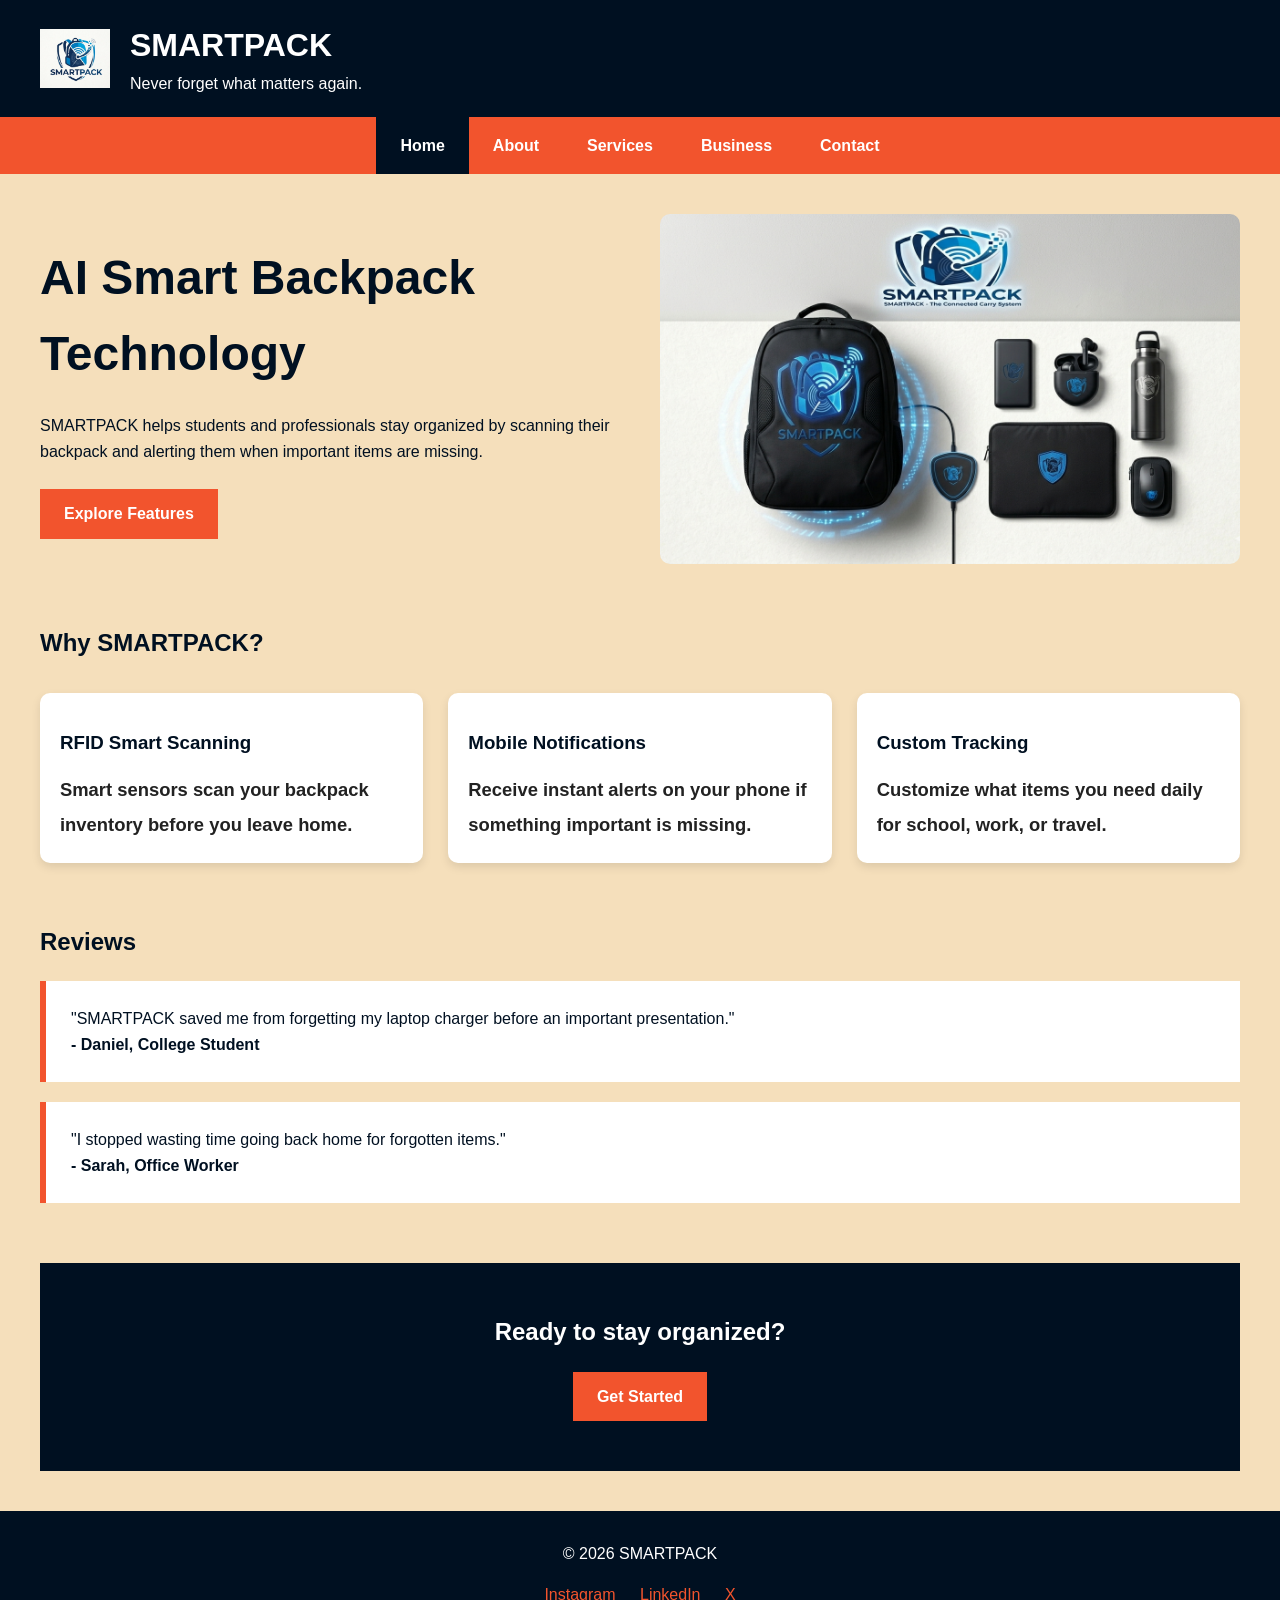
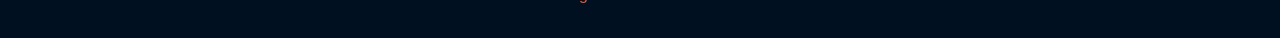
<file: index.html>
<!DOCTYPE html>
<html lang="en">
<head>
  <meta charset="UTF-8">
  <meta name="viewport" content="width=device-width, initial-scale=1.0">
  <title>SMARTPACK | Home</title>
  <link rel="stylesheet" href="style.css">
</head>
<body>

<header>
  <div class="logo-section">
    <img src="/pic/logo.png" alt="SMARTPACK Logo" class="logo">
    <div>
      <h1>SMARTPACK</h1>
      <p>Never forget what matters again.</p>
    </div>
  </div>
</header>

<nav>
  <a href="index.html" class="active">Home</a>
  <a href="about.html">About</a>
  <a href="services.html">Services</a>
  <a href="business.html">Business</a>
  <a href="contact.html">Contact</a>
</nav>

<main>

<section class="hero">
  <div class="hero-text">
    <h2>AI Smart Backpack Technology</h2>
    <p>
      SMARTPACK helps students and professionals stay organized by scanning
      their backpack and alerting them when important items are missing.
    </p>

    <a href="services.html" class="btn">Explore Features</a>
  </div>

  <div class="bagimg">
    <img src="/pic/Bag1.png" alt="SMARTPACK Image" class="bagimg">
  </div>

  </div>
</section>

<section class="features">
  <h2>Why SMARTPACK?</h2>

  <div class="card-container">

    <article class="card">
     
      <h3>RFID Smart Scanning</h3>
      <p>
        Smart sensors scan your backpack inventory before you leave home.
      </p>
    </article>

    <article class="card">
   
      <h3>Mobile Notifications</h3>
      <p>
        Receive instant alerts on your phone if something important is missing.
      </p>
    </article>

    <article class="card">
  
      <h3>Custom Tracking</h3>
      <p>
        Customize what items you need daily for school, work, or travel.
      </p>
    </article>

  </div>
</section>

<section class="testimonial-section">
  <h2>Reviews</h2>

  <div class="testimonial">
    <p>
      "SMARTPACK saved me from forgetting my laptop charger before an important presentation."
    </p>
    <h4>- Daniel, College Student</h4>
  </div>

  <div class="testimonial">
    <p>
      "I stopped wasting time going back home for forgotten items."
    </p>
    <h4>- Sarah, Office Worker</h4>
  </div>
</section>

<section class="cta-strip">
  <h2>Ready to stay organized?</h2>
  <a href="contact.html" class="btn">Get Started</a>
</section>

</main>

<footer>
  <p>© 2026 SMARTPACK</p>

  <div class="footer-links">
    <a href="#">Instagram</a>
    <a href="#">LinkedIn</a>
    <a href="#">X</a>
  </div>
</footer>

</body>
</html>
</file>
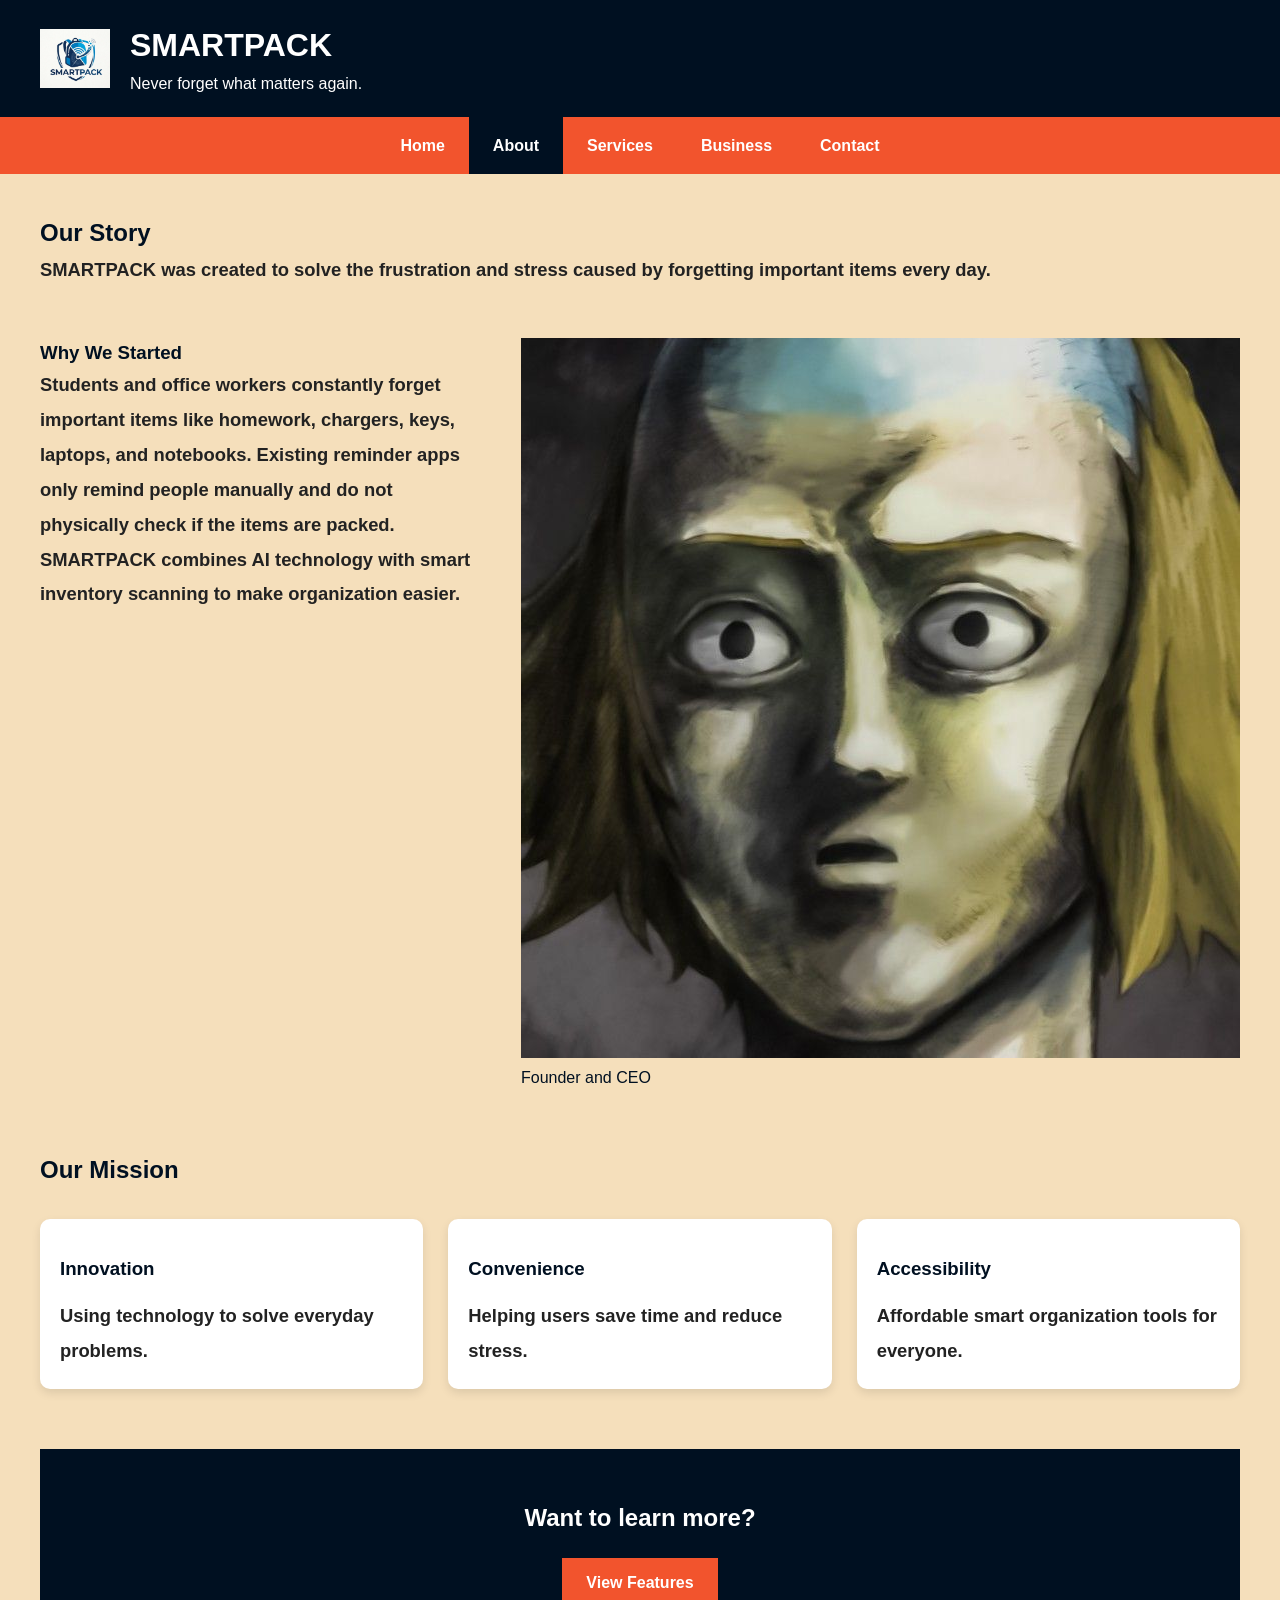
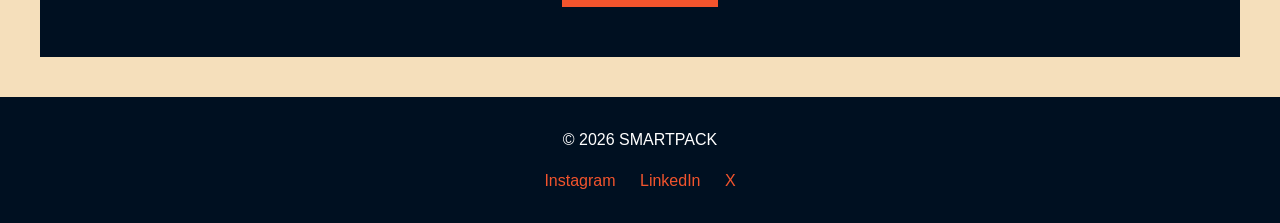
<file: about.html>
<!DOCTYPE html> 
<html>
    <head>
        <meta charset="utf-8">
        <meta http-equiv="X-UA-Compatible" content="IE=edge">
        <title>SMARTPACK | About</title>
        <meta name="description" content="">
        <meta name="viewport" content="width=device-width, initial-scale=1">
        <link rel="stylesheet" href="style.css">
    </head>
    <body>

<header>
  <div class="logo-section">
    <img src="pic/logo.png" alt="SMARTPACK Logo" class="logo">

    <div>
      <h1>SMARTPACK</h1>
      <p>Never forget what matters again.</p>
    </div>
  </div>
</header>

<nav>
  <a href="index.html">Home</a>
  <a href="about.html" class="active">About</a>
  <a href="services.html">Services</a>
  <a href="business.html">Business</a>
  <a href="contact.html">Contact</a>
</nav>

<main>

<section class="page-header">
  <h2>Our Story</h2>

  <p>
    SMARTPACK was created to solve the frustration and stress caused by forgetting important items every day.
  </p>
</section>

<section class="about-grid">

  <div>
    <h3>Why We Started</h3>

    <p>
      Students and office workers constantly forget important items like homework,
      chargers, keys, laptops, and notebooks. Existing reminder apps only remind
      people manually and do not physically check if the items are packed.
    </p>

    <p>
      SMARTPACK combines AI technology with smart inventory scanning to make organization easier.
    </p>
  </div>

   <div class="FounderPhoto">
 <img src="pic/🌠TerukiHanazawa.jpeg" alt="Founder Photo">
 <figcaption>Founder and CEO</figcaption>
</div>

</section>

<section class="values-section">

  <h2>Our Mission</h2>

  <div class="card-container">

    <article class="card">
      <h3>Innovation</h3>
      <p>Using technology to solve everyday problems.</p>
    </article>

    <article class="card">
      <h3>Convenience</h3>
      <p>Helping users save time and reduce stress.</p>
    </article>

    <article class="card">
      <h3>Accessibility</h3>
      <p>Affordable smart organization tools for everyone.</p>
    </article>

  </div>

</section>

<section class="cta-strip">
  <h2>Want to learn more?</h2>
  <a href="services.html" class="btn">View Features</a>
</section>

</main>

<footer>
  <p>© 2026 SMARTPACK</p>

  <div class="footer-links">
    <a href="#">Instagram</a>
    <a href="#">LinkedIn</a>
    <a href="#">X</a>
  </div>
</footer>

</body>
</html>
</file>
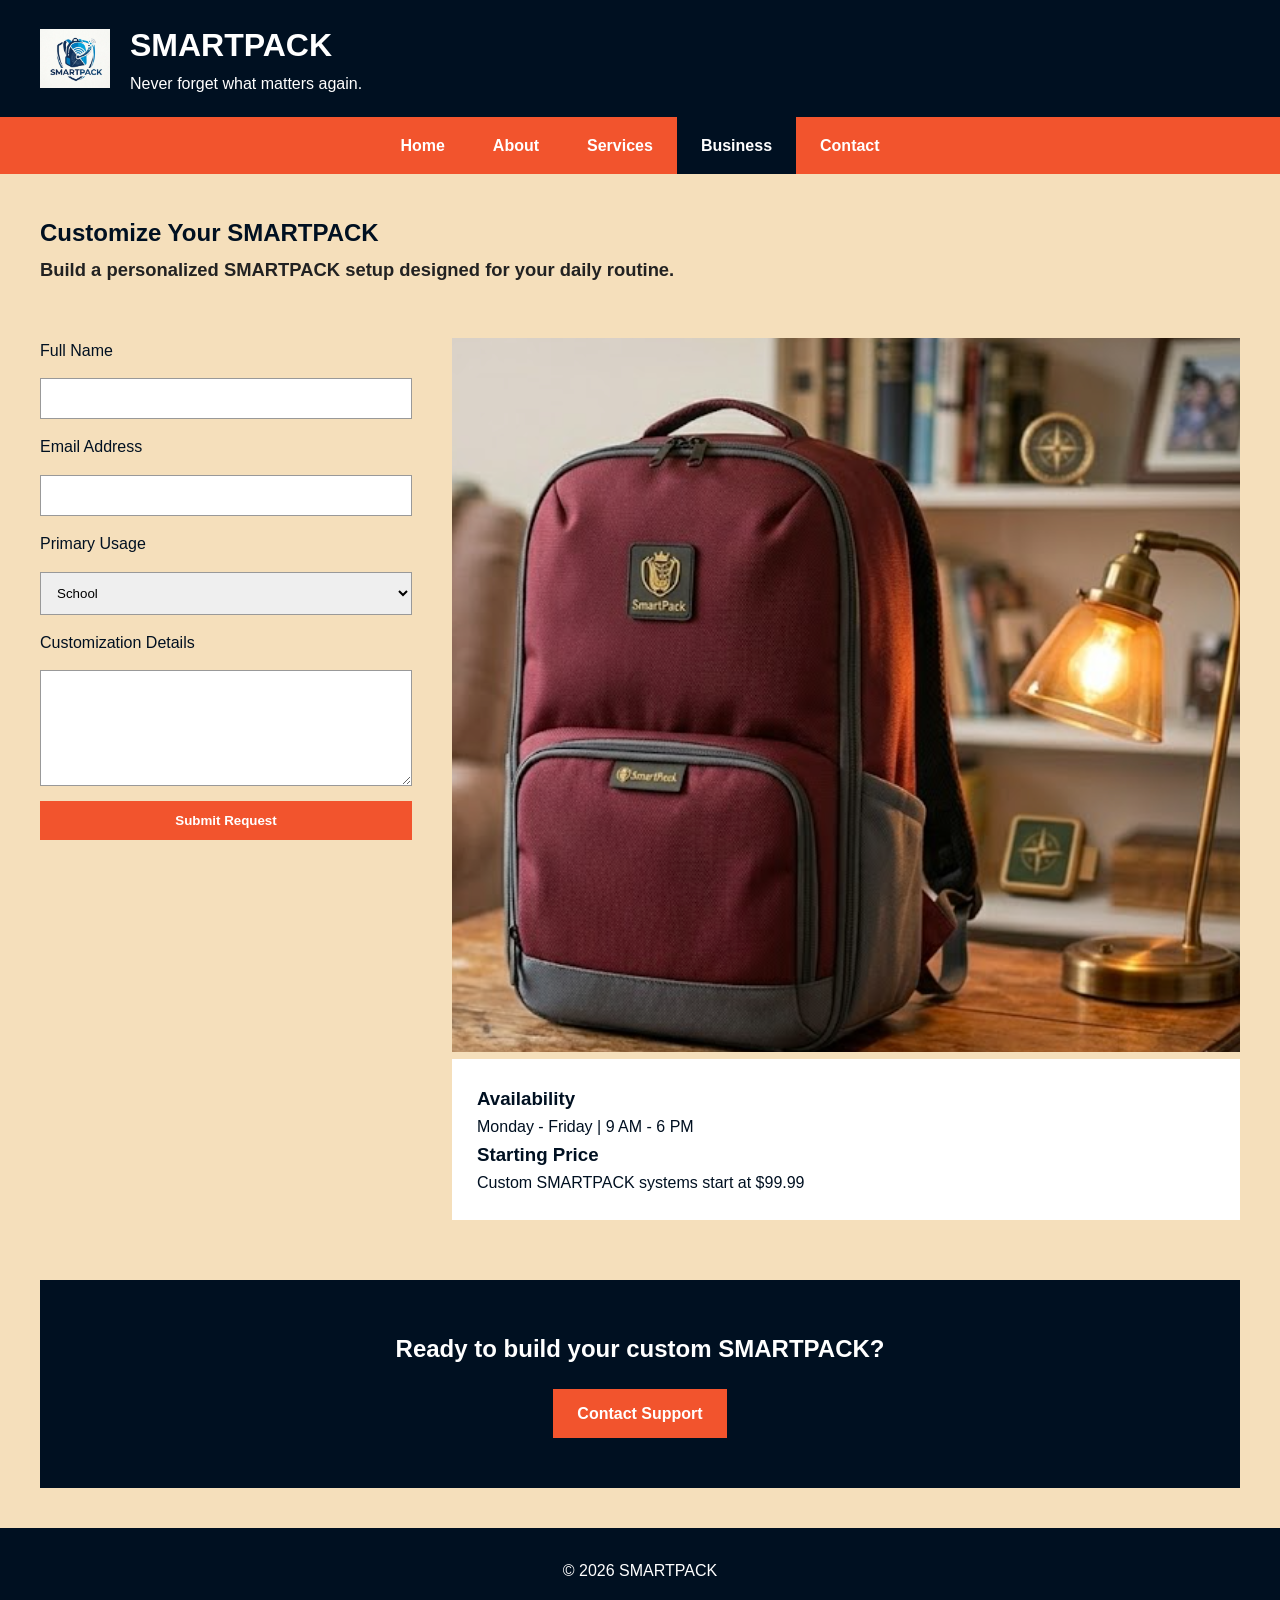
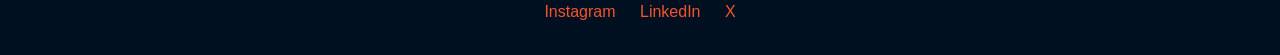
<file: business.html>
<!DOCTYPE html>
<html lang="en">
<head>
  <meta charset="UTF-8">
  <meta name="viewport" content="width=device-width, initial-scale=1.0">
  <title>SMARTPACK | Custom Orders</title>
  <link rel="stylesheet" href="style.css">
</head>
<body>

<header>
  <div class="logo-section">
    <img src="/pic/logo.png" alt="SMARTPACK Logo" class="logo">

    <div>
      <h1>SMARTPACK</h1>
      <p>Never forget what matters again.</p>
    </div>
  </div>
</header>

<nav>
  <a href="index.html">Home</a>
  <a href="about.html">About</a>
  <a href="services.html">Services</a>
  <a href="business.html" class="active">Business</a>
  <a href="contact.html">Contact</a>
</nav>

<main>

<section class="page-header">
  <h2>Customize Your SMARTPACK</h2>

  <p>
    Build a personalized SMARTPACK setup designed for your daily routine.
  </p>
</section>

<section class="business-grid">

  <div>

    <form>

      <label for="fullName">Full Name</label>
      <input type="text" id="fullName" required>

      <label for="email">Email Address</label>
      <input type="email" id="email" required>

      <label for="usage">Primary Usage</label>
      <select id="usage">
        <option>School</option>
        <option>Office Work</option>
        <option>Travel</option>
      </select>

      <label for="details">Customization Details</label>
      <textarea id="details" rows="6"></textarea>

      <button type="submit">Submit Request</button>

    </form>

  </div>

   <div>

    <img src="/pic/redbag.png" alt="SMARTPACK Showcase" class="hero-img">

    <section class="info-box">

      <h3>Availability</h3>
      <p>Monday - Friday | 9 AM - 6 PM</p>

      <h3>Starting Price</h3>
      <p>Custom SMARTPACK systems start at $99.99</p>

    </section>

  </div>
</section>

<section class="cta-strip">
  <h2>Ready to build your custom SMARTPACK?</h2>
  <a href="contact.html" class="btn">Contact Support</a>
</section>

</main>

<footer>
  <p>© 2026 SMARTPACK</p>

  <div class="footer-links">
    <a href="#">Instagram</a>
    <a href="#">LinkedIn</a>
    <a href="#">X</a>
  </div>
</footer>

</body>
</html>
</file>
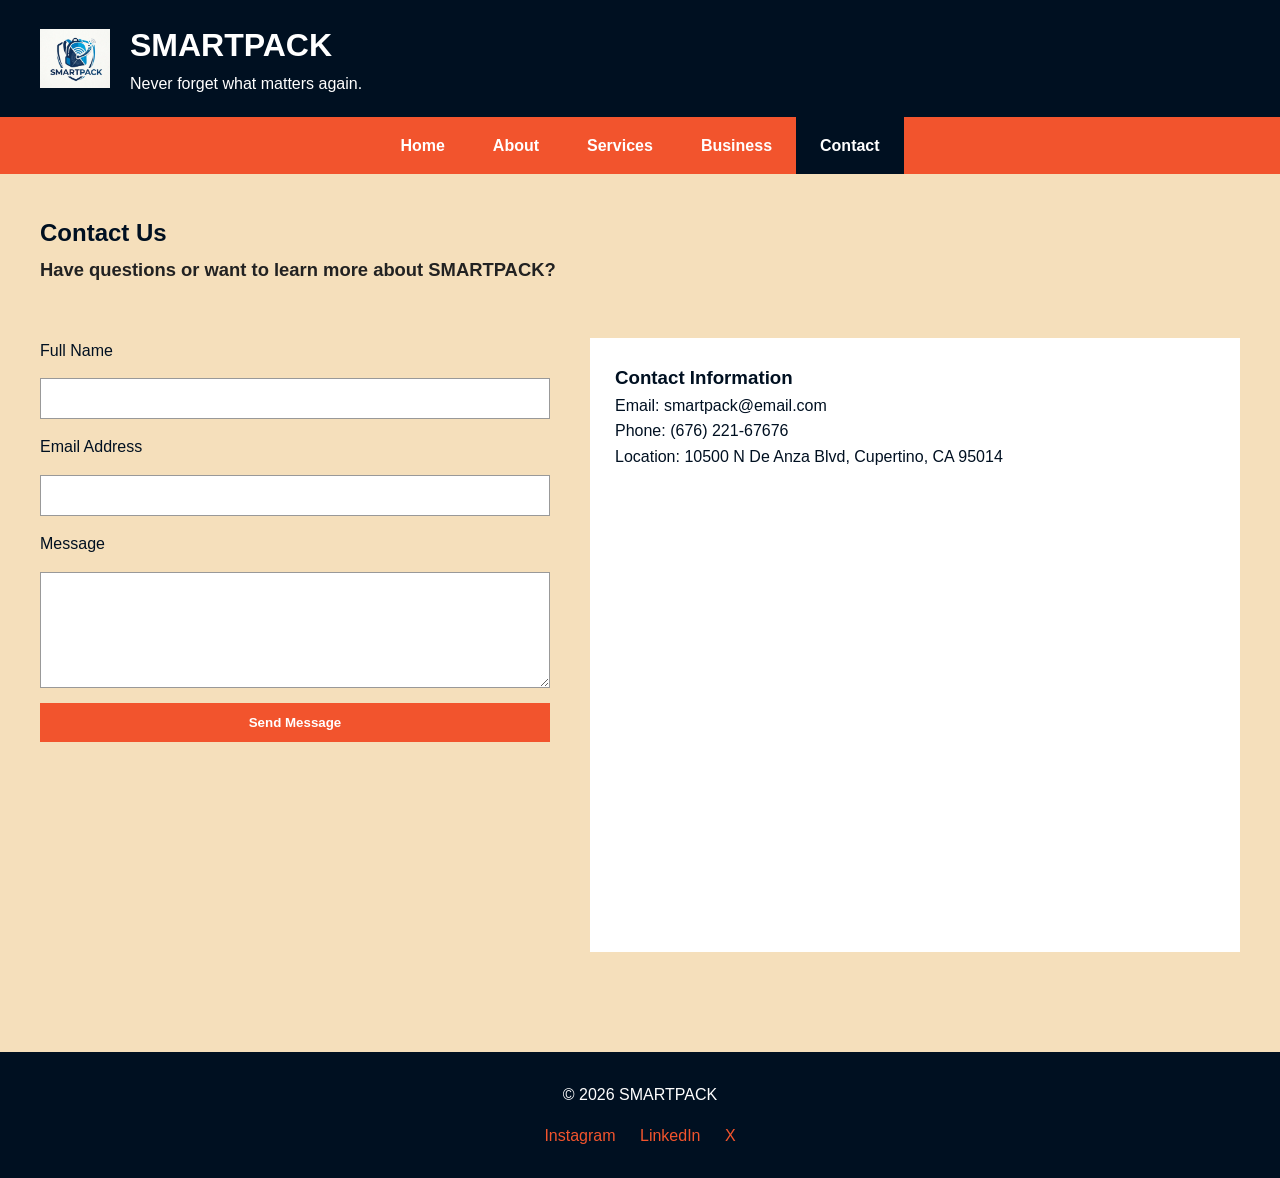
<file: contact.html>
<!DOCTYPE html>
<html lang="en">
<head>
  <meta charset="UTF-8">
  <meta name="viewport" content="width=device-width, initial-scale=1.0">
  <title>SMARTPACK | Contact</title>
  <link rel="stylesheet" href="style.css">
</head>
<body>

<header>
  <div class="logo-section">
    <img src="/pic/logo.png" alt="SMARTPACK Logo" class="logo">

    <div>
      <h1>SMARTPACK</h1>
      <p>Never forget what matters again.</p>
    </div>
  </div>
</header>

<nav>
  <a href="index.html">Home</a>
  <a href="about.html">About</a>
  <a href="services.html">Services</a>
  <a href="business.html">Business</a>
  <a href="contact.html" class="active">Contact</a>
</nav>

<main>

<section class="page-header">
  <h2>Contact Us</h2>

  <p>
    Have questions or want to learn more about SMARTPACK?
  </p>
</section>

<section class="contact-grid">

  <div>

    <form>

      <label for="name">Full Name</label>
      <input type="text" id="name" required>

      <label for="userEmail">Email Address</label>
      <input type="email" id="userEmail" required>

      <label for="message">Message</label>
      <textarea id="message" rows="6" required></textarea>

      <button type="submit">Send Message</button>

    </form>

  </div>

  <div class="contact-info">

    <h3>Contact Information</h3>

    <p>Email: smartpack@email.com</p>
    <p>Phone: (676) 221-67676</p>
    <p>Location: 10500 N De Anza Blvd, Cupertino, CA 95014</p>

<iframe 
  src="https://www.google.com/maps/embed?pb=!1m18!1m12!1m3!1d3168.948441419714!2d-122.0326226846929!3d37.32299877984209!2m3!1f0!2f0!3f0!3m2!1i1024!2i768!4f13.1!3m3!1m2!1s0x808fb5e7c8b9a7b%3A0x6c8e5a9b8e5a9b8!2s10500%20N%20De%20Anza%20Blvd%2C%20Cupertino%2C%20CA%2095014%2C%20USA!5e0!3m2!1sen!2s!4v1700000000000" 
  width="600" 
  height="450" 
  style="border:0;">
</iframe>


  </div>

</section>

</main>

<footer>
  <p>© 2026 SMARTPACK</p>

  <div class="footer-links">
    <a href="#">Instagram</a>
    <a href="#">LinkedIn</a>
    <a href="#">X</a>
  </div>
</footer>

</body>
</html>
</file>
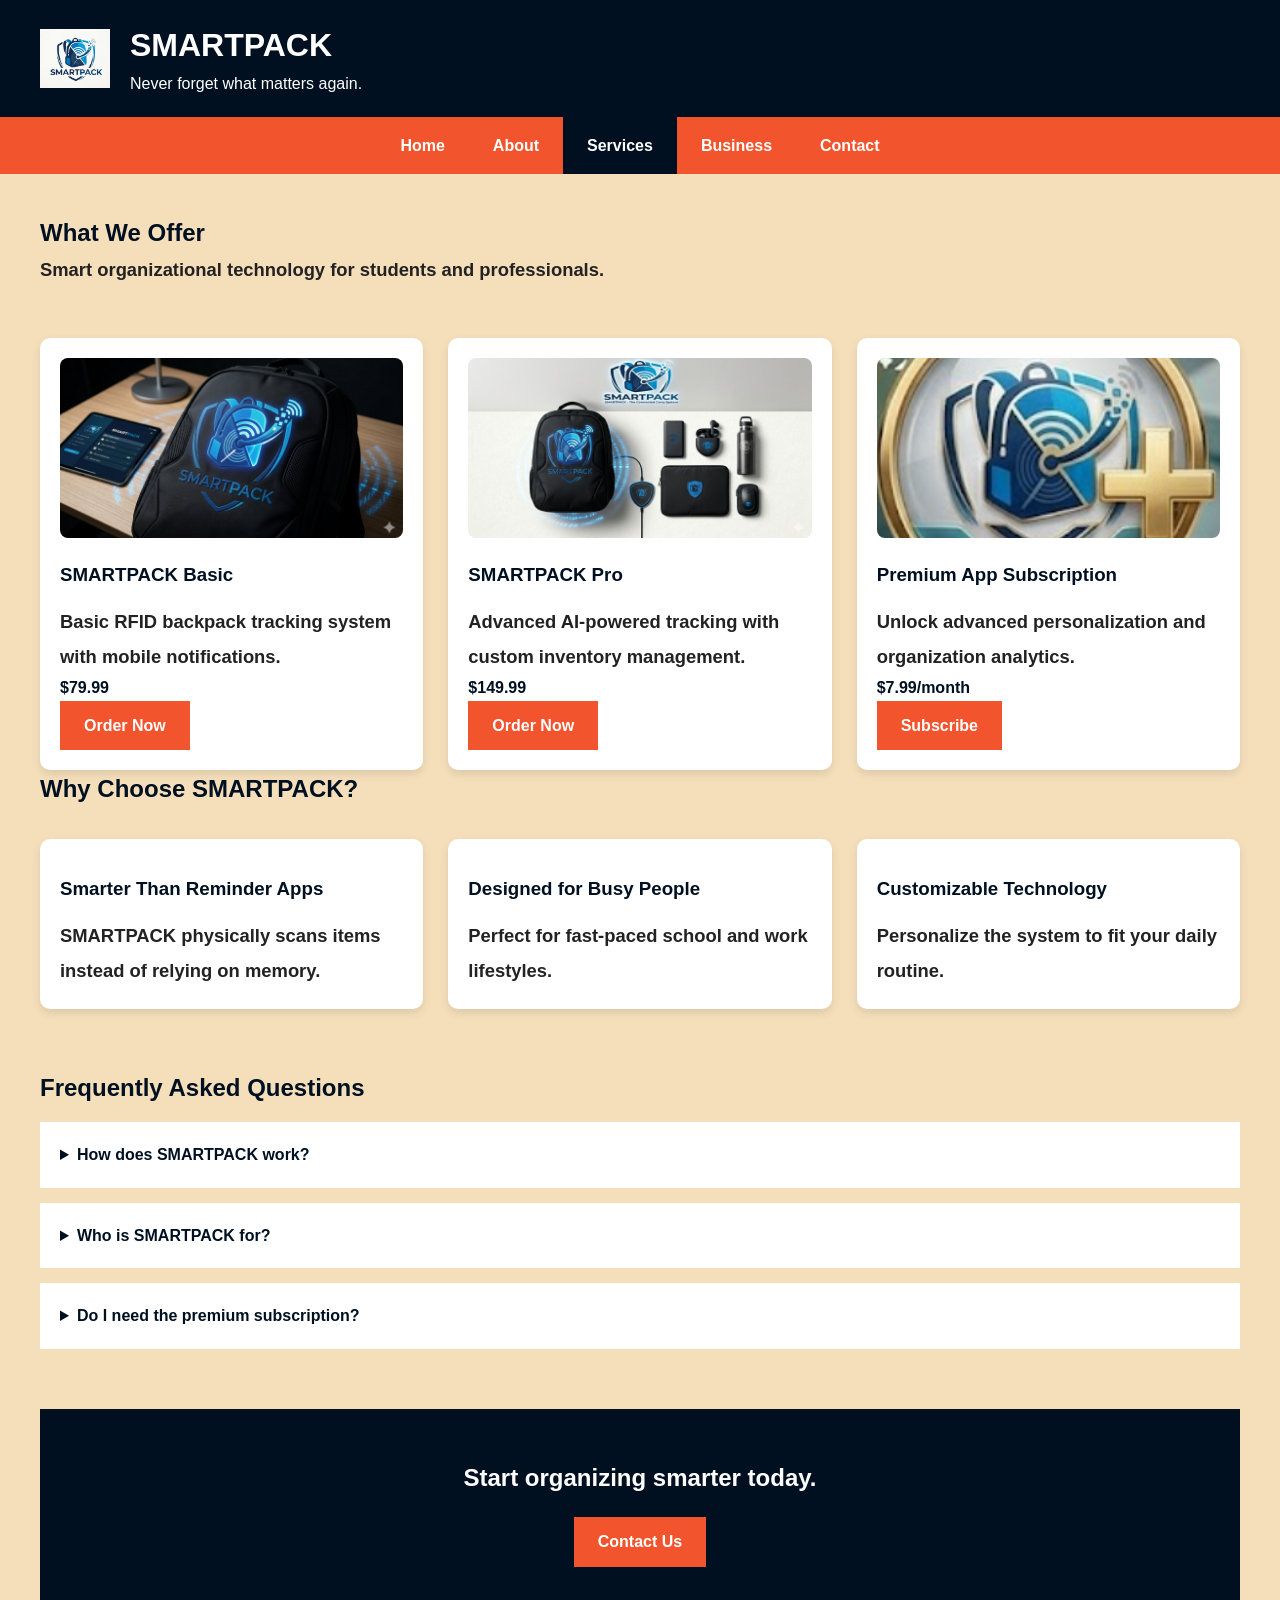
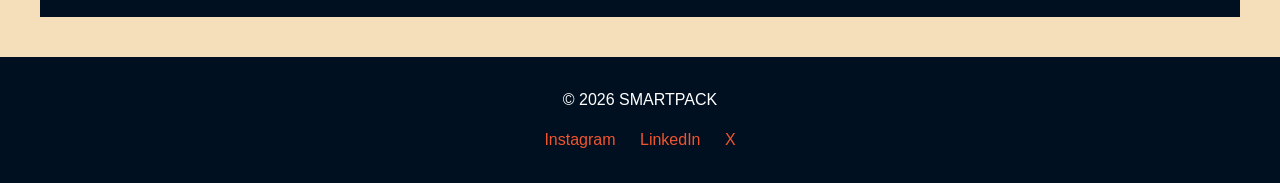
<file: services.html>
<!DOCTYPE html>
<html lang="en">
<head>
  <meta charset="UTF-8">
  <meta name="viewport" content="width=device-width, initial-scale=1.0">
  <title>SMARTPACK | Services</title>
  <link rel="stylesheet" href="style.css">
</head>
<body>

<header>
  <div class="logo-section">
    <img src="pic/logo.png" alt="SMARTPACK Logo" class="logo">

    <div>
      <h1>SMARTPACK</h1>
      <p>Never forget what matters again.</p>
    </div>
  </div>
</header>

<nav>
  <a href="index.html">Home</a>
  <a href="about.html">About</a>
  <a href="services.html" class="active">Services</a>
  <a href="business.html">Business</a>
  <a href="contact.html">Contact</a>
</nav>

<main>

<section class="page-header">
  <h2>What We Offer</h2>

  <p>
    Smart organizational technology for students and professionals.
  </p>
</section>

<section class="card-container">

  <article class="card">
      <img src="pic/Bag2.png" alt="SMARTPACK Basic" class="bagimg">

    <h3>SMARTPACK Basic</h3>

    <p>
      Basic RFID backpack tracking system with mobile notifications.
    </p>

    <h4>$79.99</h4>

    <a href="contact.html" class="btn">Order Now</a>
  </article>

  <article class="card">
     <img src="pic/Bag1.png" alt="SMARTPACK Pro" class="bagimg">

    <h3>SMARTPACK Pro</h3>

    <p>
      Advanced AI-powered tracking with custom inventory management.
    </p>

    <h4>$149.99</h4>

    <a href="contact.html" class="btn">Order Now</a>
  </article>

  <article class="card">
    <img src="pic/Smartplus.png" alt="SMARTPACK Pro" class="bagimg">

    <h3>Premium App Subscription</h3>

    <p>
      Unlock advanced personalization and organization analytics.
    </p>

    <h4>$7.99/month</h4>

    <a href="contact.html" class="btn">Subscribe</a>
  </article>

</section>

<section class="features">

  <h2>Why Choose SMARTPACK?</h2>

  <div class="card-container">

    <article class="card">
      <h3>Smarter Than Reminder Apps</h3>
      <p>
        SMARTPACK physically scans items instead of relying on memory.
      </p>
    </article>

    <article class="card">
      <h3>Designed for Busy People</h3>
      <p>
        Perfect for fast-paced school and work lifestyles.
      </p>
    </article>

    <article class="card">
      <h3>Customizable Technology</h3>
      <p>
        Personalize the system to fit your daily routine.
      </p>
    </article>

  </div>

</section>

<section class="faq-section">

  <h2>Frequently Asked Questions</h2>

  <details>
    <summary>How does SMARTPACK work?</summary>
    <p>
      Internal RFID sensors scan tagged items and send alerts through the mobile app.
    </p>
  </details>

  <details>
    <summary>Who is SMARTPACK for?</summary>
    <p>
      Students, office workers, and anyone who struggles with organization.
    </p>
  </details>

  <details>
    <summary>Do I need the premium subscription?</summary>
    <p>
      No. The backpack works without premium features.
    </p>
  </details>

</section>

<section class="cta-strip">
  <h2>Start organizing smarter today.</h2>
  <a href="contact.html" class="btn">Contact Us</a>
</section>

</main>

<footer>
  <p>© 2026 SMARTPACK</p>

  <div class="footer-links">
    <a href="#">Instagram</a>
    <a href="#">LinkedIn</a>
    <a href="#">X</a>
  </div>
</footer>

</body>
</html>
</file>
<file: style.css>
:root{
  --ink:#001021;
  --accent:#F2542D;
  --neutral:#F5DFBB;
}

*{
  margin:0;
  padding:0;
  box-sizing:border-box;
}

body{
  font-family:Arial, sans-serif;
  background:var(--neutral);
  color:var(--ink);
  line-height:1.6;
}

header{
  background:var(--ink);
  color:white;
  padding:20px 40px;
}

.logo-section{
  display:flex;
  align-items:center;
  gap:20px;
}

.logo{
  width:70px;
}

nav{
  background:var(--accent);
  display:flex;
  justify-content:center;
  flex-wrap:wrap;
}

nav a{
  color:white;
  text-decoration:none;
  padding:16px 24px;
  font-weight:bold;
  transition:0.3s;
}

nav a:hover,
.active{
  background:var(--ink);
}

main{
  padding:40px;
}

.hero{
  display:grid;
  grid-template-columns:1fr 1fr;
  gap:40px;
  align-items:center;
  margin-bottom:60px;
}

.hero h2{
  font-size:3rem;
  margin-bottom:20px;
}

.hero p{
  margin-bottom:25px;
}

.btn{
  display:inline-block;
  background:var(--accent);
  color:white;
  padding:12px 24px;
  text-decoration:none;
  font-weight:bold;
  border:none;
  cursor:pointer;
}

.btn:hover{
  background:var(--ink);
}

.card-container{
  display:grid;
  grid-template-columns:repeat(auto-fit,minmax(250px,1fr));
  gap:25px;
  margin-top:30px;
}

.card{
  background:white;
  padding:20px;
  border-radius:10px;
  box-shadow:0 4px 10px rgba(0,0,0,0.1);
}

.card h3{
  margin:15px 0;
}

.card img{
  width:100%;
  height:180px;
  object-fit:cover;
  border-radius:8px;
}

.bagimg{
  width:100%;
  height:350px;
  object-fit:cover;
  border-radius:10px;
}

.map-img{
  width:100%;
  height:250px;
  object-fit:cover;
  margin-top:20px;
  border-radius:10px;
}

.features,
.testimonial-section,
.values-section,
.faq-section{
  margin-bottom:60px;
}

.testimonial{
  background:white;
  padding:25px;
  margin-top:20px;
  border-left:6px solid var(--accent);
}

.cta-strip{
  background:var(--ink);
  color:white;
  text-align:center;
  padding:50px 20px;
}

.cta-strip h2{
  margin-bottom:20px;
}

.page-header{
  margin-bottom:50px;
}

.about-grid,
.business-grid,
.contact-grid{
  display:grid;
  grid-template-columns:1fr 1fr;
  gap:40px;
  margin-bottom:60px;
}

form{
  display:flex;
  flex-direction:column;
  gap:15px;
}

input,
textarea,
select{
  padding:12px;
  border:1px solid #999;
}

button{
  padding:12px;
  border:none;
  background:var(--accent);
  color:white;
  font-weight:bold;
  cursor:pointer;
}

button:hover{
  background:var(--ink);
}

.info-box,
.contact-info{
  background:white;
  padding:25px;
}



details{
  background:white;
  padding:20px;
  margin-top:15px;
}

summary{
  font-weight:bold;
  cursor:pointer;
}

footer{
  background:var(--ink);
  color:white;
  text-align:center;
  padding:30px;
}

.footer-links{
  margin-top:15px;
}

.footer-links a{
  color:var(--accent);
  text-decoration:none;
  margin:0 10px;
}

@media(max-width:900px){

  .hero,
  .about-grid,
  .business-grid,
  .contact-grid{
    grid-template-columns:1fr;
  }

  .hero h2{
    font-size:2.2rem;
  }

  main{
    padding:20px;
  }

}
.about-grid p,
.page-header p,
.card p{
  font-size:1.15rem;
  font-weight:600;
  color:#222;
  line-height:1.9;
}
</file>
